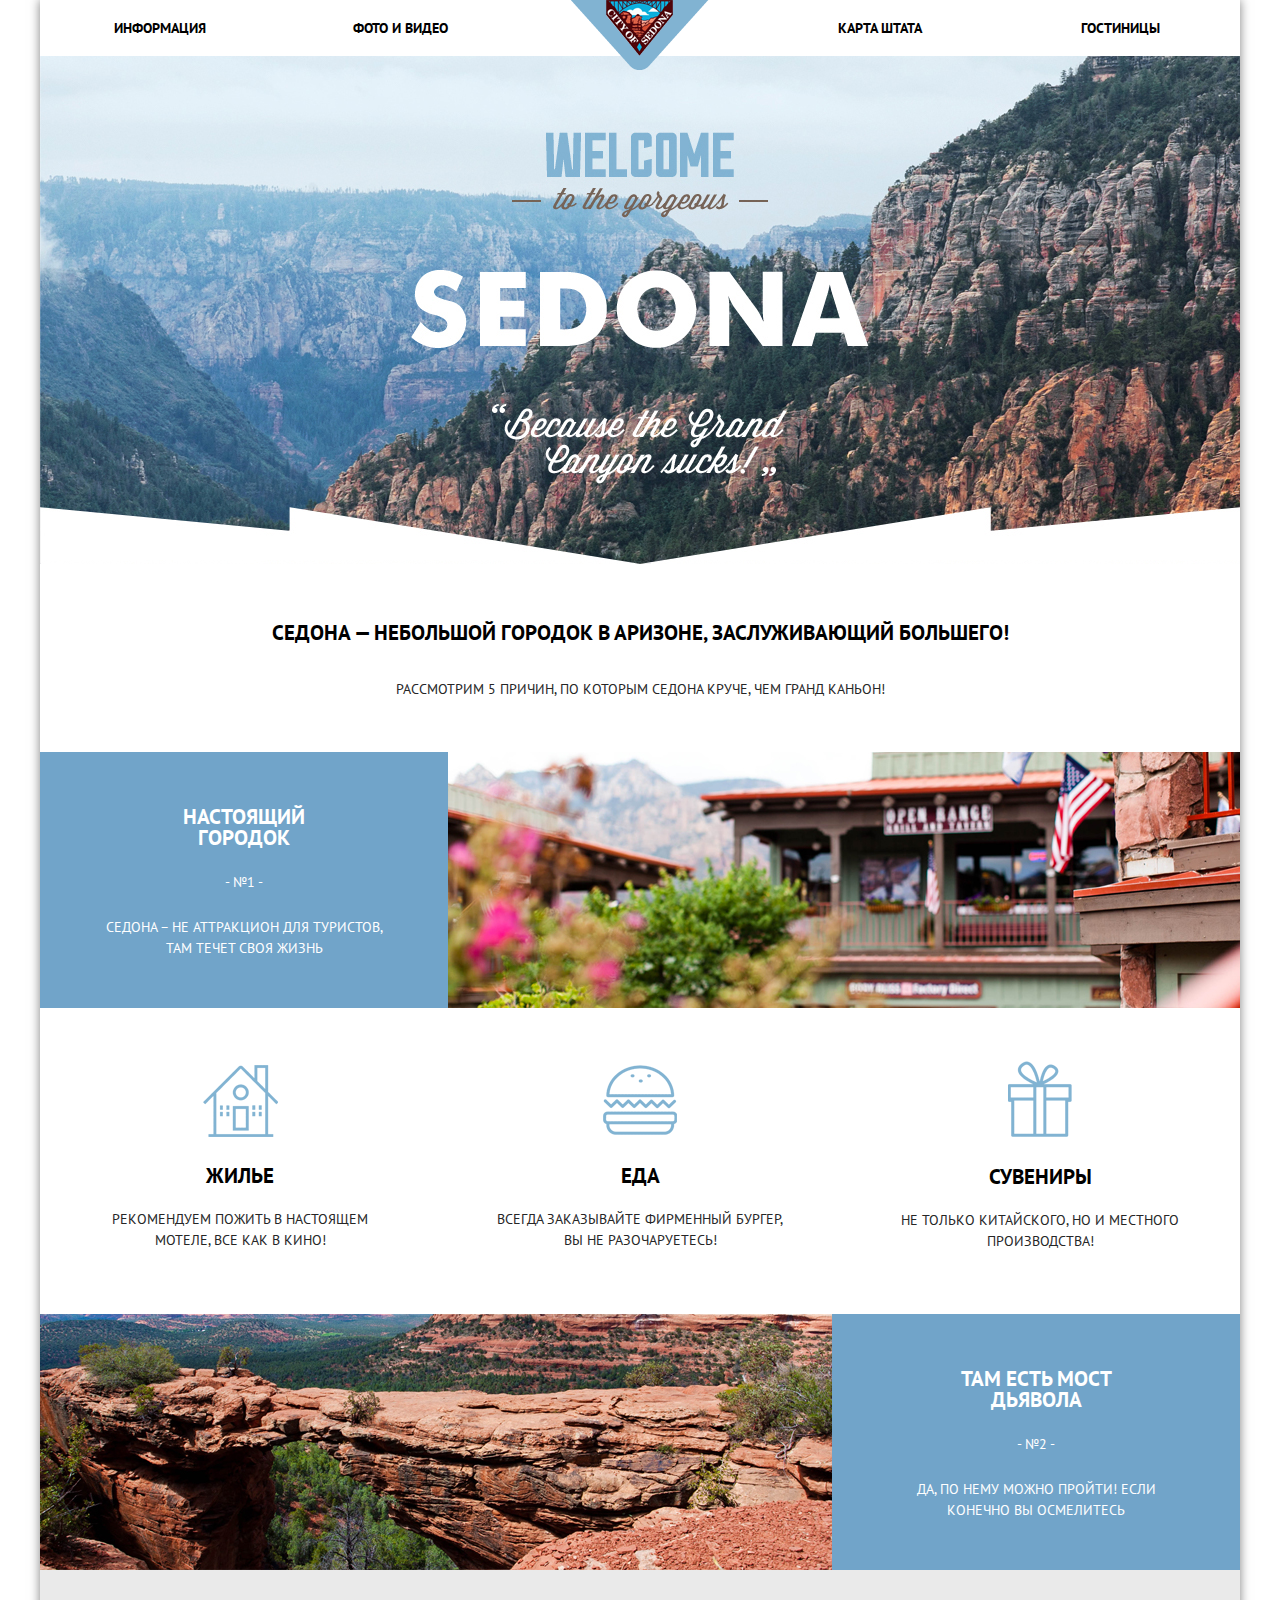
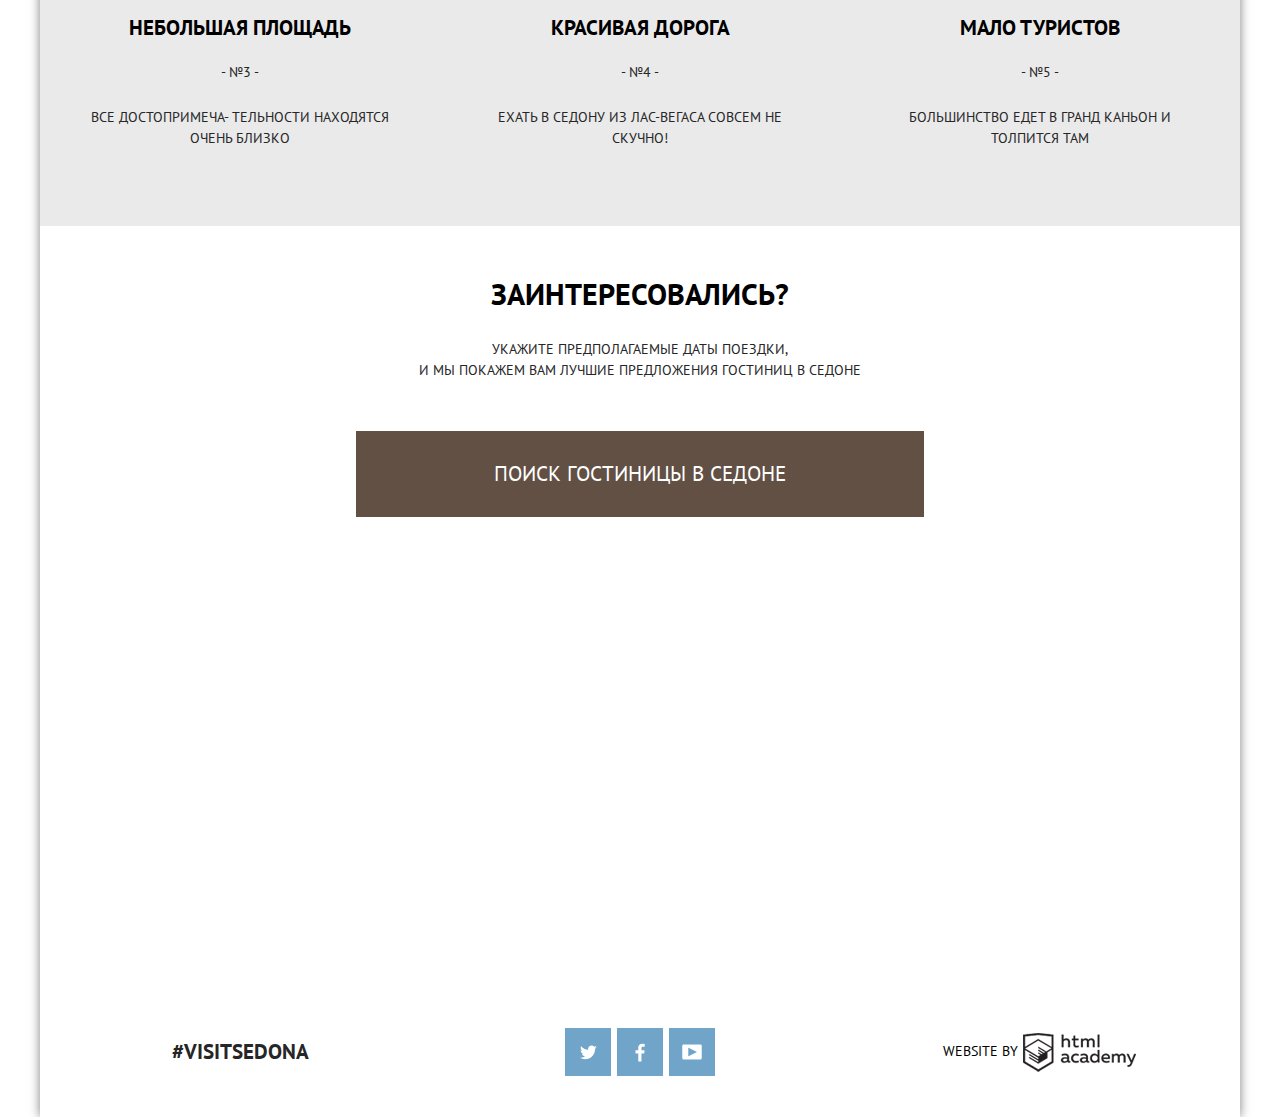
<file: index.html>
<!DOCTYPE html>
<html lang="ru">

<head>
    <meta charset="utf-8">
    <title>HTML Academy: Седона</title>
    <link href="https://fonts.googleapis.com/css?family=PT+Sans:400,700&amp;subset=cyrillic" rel="stylesheet">
    <link href="css/style.css" rel="stylesheet">
    <link href="css/normalize.min.css" rel="stylesheet">
</head>

<body class="container index_page clearfix">
    <header class="main_header clearfix">
        <div>
            <div class="logo">
                <img src="img/logo.png" width="138" height="70" alt="logo">
            </div>
            <div class="menu">
                <ul>
                    <li class="left_menu">
                        <a href="#">Информация</a>
                    </li>
                    <li class="left_menu">
                        <a href="#">Фото и видео</a>
                    </li>
                    <li class="right_menu">
                        <a href="catalog.html">Гостиницы</a>
                    </li>
                    <li class="right_menu">
                        <a href="#">Карта штата</a>
                    </li>
                </ul>
            </div>
        </div>
    </header>
    <main class="clearfix">
        <div class="intro">
            <img src="img/intro.jpg" width="768" height="512" alt="intro">
        </div>
        <div class="intro_text">
            <h1>Седона — небольшой городок в Аризоне, заслуживающий большего!</h1>
            <p>Рассмотрим 5 причин, по которым Седона круче, чем Гранд Каньон!</p>
        </div>
        <section class="reason reason_town clearfix">
            <div class="reason_desc">
                <h2>Настоящий городок</h2>
                <p>- №1 -</p>
                <p>Седона – не аттракцион для туристов, там течет своя жизнь</p>
            </div>
            <div class="town_img">
            </div>
        </section>
        <section class="features clearfix">
            <div class="features_item features_item1">
                <h2>Жилье</h2>
                <p>Рекомендуем пожить в настоящем мотеле, все как в кино!</p>
            </div>
            <div class="features_item features_item2">
                <h2>Еда</h2>
                <p>Всегда заказывайте фирменный бургер, вы не разочаруетесь!</p>
            </div>
            <div class="features_item features_item3">
                <h2>Сувениры</h2>
                <p>Не только китайского, но и местного производства!</p>
            </div>
        </section>
        <section class="reason reason_bridge clearfix">
            <div class="reason_desc">
                <h2>Там есть мост дьявола</h2>
                <p>- №2 -</p>
                <p>Да, по нему можно пройти! Если конечно вы осмелитесь</p>
            </div>
            <div class="bridge_pic"></div>
        </section>
        <div class="last_reasons_block clearfix">
            <div class="last-reasons reason_size">
                <h2>Небольшая площадь</h2>
                <p>- №3 -</p>
                <p>Все достопримеча- тельности находятся очень близко</p>
            </div>
            <div class="last-reasons reason_road">
                <h2>Красивая дорога</h2>
                <p>- №4 -</p>
                <p>Ехать в Седону из Лас-Вегаса совсем не скучно!</p>
            </div>
            <div class="last-reasons reason_tourists">
                <h2>Мало туристов</h2>
                <p>- №5 -</p>
                <p>Большинство едет в гранд каньон и толпится там</p>
            </div>
        </div>
        <section class="booking clearfix">
            <h2>Заинтересовались?</h2>
            <p>Укажите предполагаемые даты поездки,<br> и мы покажем вам лучшие предложения гостиниц в Cедоне</p>
            <button class="hotel_search_button" type="button">
                Поиск гостиницы в Седоне
            </button>
            <form class="hotel_search_form" action="#">
                <div class="check_in_date">
                    <label>
                    Дата заезда:
                    <input type="text" value="24 апреля 2016">
                    </label>
                    <button class="calendar" type="button"></button>
                </div>
                <div class="check_out_date">
                    <label>
                    Дата выезда:
                    <input type="text" value="4 июля 2016">
                    </label>
                    <button class="calendar" type="button"></button>
                </div>
                <div class="adults">
                    <label>
                    Взрослые:
                    <input type="text" value="2">
                    </label>
                    <button class="minus" type="button"></button>
                    <button class="plus" type="button"></button>
                </div>
                <div class="children">
                    <label>
                    Дети:
                    <input type="text" value="0">
                    </label>
                    <button class="minus" type="button"></button>
                    <button class="plus" type="button"></button>
                </div>
                <button class="hotel_search_commit" type=button>Найти </button>
            </form>
        </section>
        <div class="map">
            <iframe src="https://www.google.com/maps/embed?pb=!1m18!1m12!1m3!1d421870.5958564231!2d-112.165395359477!3d34.87888896754432!2m3!1f0!2f0!3f0!3m2!1i1024!2i768!4f13.1!3m3!1m2!1s0x872da132f942b00d%3A0x5548c523fa6c8efd!2z0KHQtdC00L7QvdCwLCDQkNGA0LjQt9C-0L3QsCA4NjMzNiwg0KHQqNCQ!5e0!3m2!1sru!2sru!4v1482347816581" width="100%" height="594" frameborder="0" style="border:0" allowfullscreen></iframe>
        </div>
    </main>
    <footer>
        <div class="main_footer">
            <div class="footer_hashtag">
                #visitsedona
            </div>
            <section class="footer_social">
                <a class="social_btn social_btn_twitter" href="#">Twitter</a>
                <a class="social_btn social_btn_fb" href="#">Facebook</a>
                <a class="social_btn social_btn_youtube" href="#">Youtube</a>
            </section>
            <section class="footer_copyright">
                <a href="#">
                    Website by
                    <span class="footer_htmlacademy">htmlacademy</span>
                </a>
            </section>
        </div>
    </footer>
    <script src="js/script.js">
    </script>
</body>

</html>
</file>
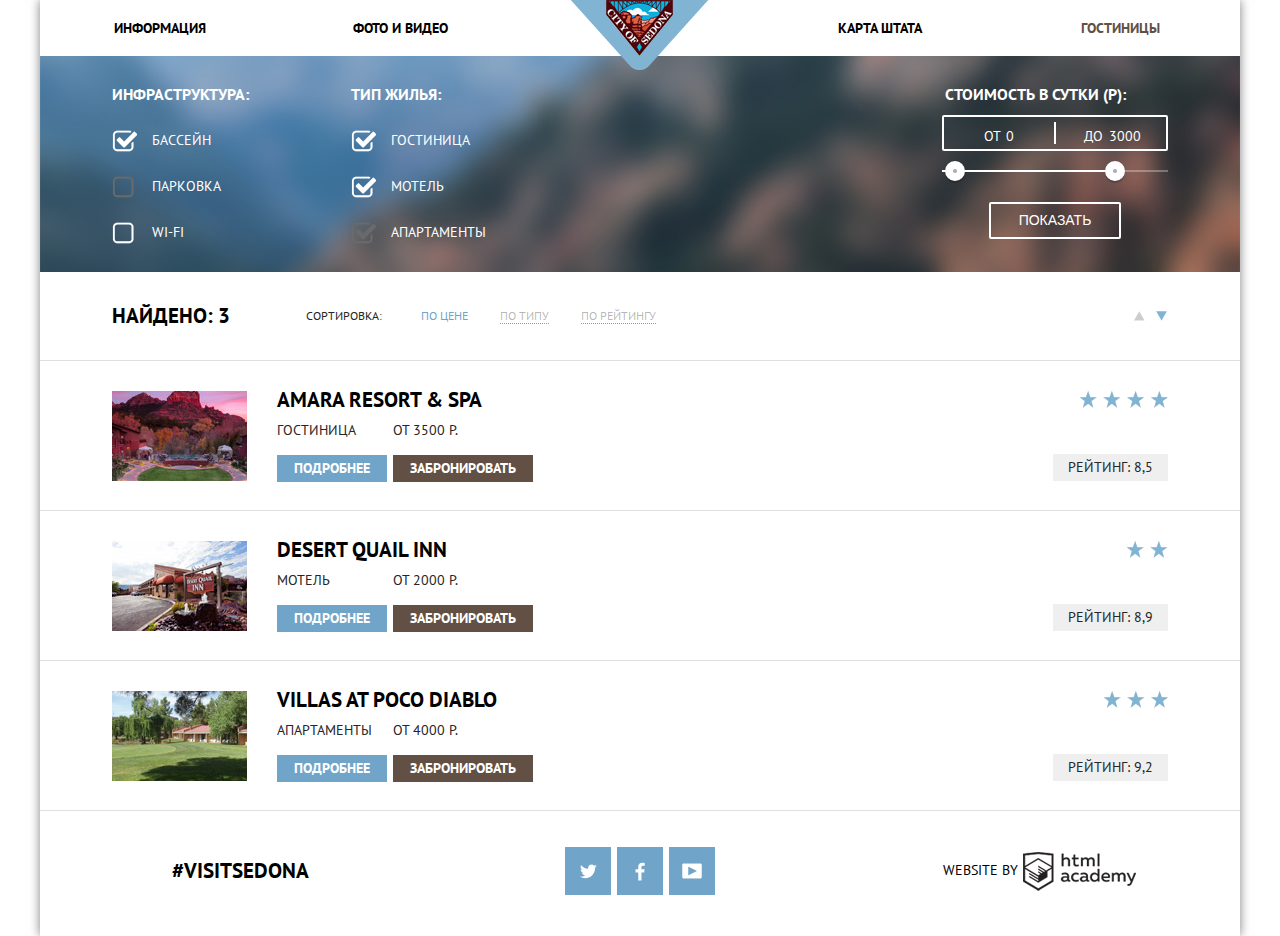
<file: catalog.html>
<!DOCTYPE html>
<html lang="ru">

<head>
    <meta charset="utf-8">
    <title>HTML Academy: Седона</title>
    <link href="https://fonts.googleapis.com/css?family=PT+Sans:400,700&amp;subset=cyrillic" rel="stylesheet">
    <link href="css/normalize.min.css" rel="stylesheet">
    <link href="css/style.css" rel="stylesheet">
</head>

<body class="container clearfix">
    <header>
        <div class="main_header">
            <div class="logo">
                <a href="index.html">
                    <img src="img/logo.png" width="138" height="70" alt="logo">
                </a>
            </div>
            <div class="menu">
                <ul class="clearfix">
                    <li class="left_menu">
                        <a href="#">Информация</a>
                    </li>
                    <li class="left_menu">
                        <a href="#">Фото и видео</a>
                    </li>
                    <li class="right_menu">
                        <a class="active" href="#">Гостиницы</a>
                    </li>
                    <li class="right_menu">
                        <a href="#">Карта штата</a>
                    </li>
                </ul>
            </div>
        </div>
    </header>
    <main>
        <section class="filters_main">
            <form action="#" method="post">
                <section class="filters infrastructure">
                    <h2>Инфраструктура:</h2>
                    <ul class="filters_list">
                        <li>
                            <label class="checkbox">
                        <input type="checkbox" name="pool"
                        value="pool" checked>
                        <span class="checkbox_indicator"></span>
                        Бассейн
                    </label>
                        </li>
                        <li>
                            <label class="checkbox">
                        <input type="checkbox" name="parking"
                        value="parking" disabled>
                        <span class="checkbox_indicator"></span> Парковка
                    </label>
                        </li>
                        <li>
                            <label class="checkbox">
                        <input type="checkbox" name="wifi"
                        value="wifi" >
                         <span class="checkbox_indicator"></span>
                         Wi-Fi
                    </label>
                        </li>
                    </ul>
                </section>
                <section class="filters housing_type">
                    <h2>Тип жилья:</h2>
                    <ul class="filters_list">
                        <li>
                            <label class="checkbox">
                        <input type="checkbox" name="hotel"
                        value="hotel" checked> 
                        <span class="checkbox_indicator"></span>
                        Гостиница
                    </label>
                        </li>
                        <li>
                            <label class="checkbox">
                        <input type="checkbox" name="motel"
                        value="motel" checked >
                        <span class="checkbox_indicator"></span> Мотель
                    </label>
                        </li>
                        <li>
                            <label class="checkbox">
                        <input type="checkbox" name="apartments"
                        value="apartments" checked disabled>
                        <span class="checkbox_indicator"></span>
                          Апартаменты
                    </label>
                        </li>
                    </ul>
                </section>
                <section class="filters price_per_day">
                    <h2>Стоимость в сутки (Р):</h2>
                    <div class="price_controls">
                        <label class="min_price">
                От <input type=text value="0">
                </label>
                        <label class="max_price">
                До <input type=text value="3000">
                </label>
                    </div>
                    <div class="range_controls">
                        <div class="scale">
                            <div class="bar"></div>
                        </div>
                        <div class="range_toggle range_toggle_min"></div>
                        <div class="range_toggle range_toggle_max"></div>
                    </div>
                    <div class="button_filters">
                        <input type="submit" value="Показать">
                    </div>
                </section>
            </form>
        </section>
        <section class="results_bar">
            <h2 class="results">Найдено: 3</h2>
            <p>Сортировка:</p>
            <ul class="results">
                <li class="results">
                    <p>По цене</p>
                </li>
                <li class="results">
                    <a href="#">По типу</a>
                </li>
                <li class="results">
                    <a href="#">По рейтингу</a>
                </li>
            </ul>
            <div class="results arrow_buttons">
                <button class="results arrow_up" type=button value="arrow_up"></button>
                <button class="results arrow_down" type=button value="arrow_down"></button>
            </div>
        </section>
        <article class="hotel clearfix">
            <img src="img/hotel_1.jpg" width="135" height="90" alt="Hotel_1">
            <div class="hotel_info">
                <h2>Amara Resort & Spa</h2>
                <div class="book_left">
                    <p>Гостиница</p>
                    <a class="hotel_info_button button_more clearfix" href="#">Подробнее</a>
                </div>
                <div class="book_right">
                    <p>От 3500 р.</p>
                    <a class="hotel_info_button button_book clearfix" href="#">Забронировать</a>
                </div>
            </div>
            <div class="rating_summary">
                <div class="stars four_stars">Звезды</div>
                <div class="hotel_rating">Рейтинг: 8,5
                </div>
            </div>
        </article>
        <article class="hotel clearfix">
            <img src="img/hotel_2.jpg" width="135" height="90" alt="Hotel_2">
            <div class="hotel_info">
                <h2>Desert Quail Inn</h2>
                <div class="book_left">
                    <p>Мотель</p>
                    <a class="hotel_info_button button_more clearfix" href="#">Подробнее</a>
                </div>
                <div class="book_right">
                    <p>От 2000 р.</p>
                    <a class="hotel_info_button button_book clearfix" href="#">Забронировать</a>
                </div>
            </div>
            <div class="rating_summary">
                <div class="stars two_stars">Звезды</div>
                <div class="hotel_rating">Рейтинг: 8,9
                </div>
            </div>
        </article>
        <article class="hotel clearfix">
            <img src="img/hotel_3.jpg" width="135" height="90" alt="Hotel_3">
            <div class="hotel_info">
                <h2>Villas At Poco Diablo</h2>
                <div class="book_left">
                    <p>Апартаменты</p>
                    <a class="hotel_info_button button_more clearfix" href="#">Подробнее</a>
                </div>
                <div class="book_right">
                    <p>От 4000 р.</p>
                    <a class="hotel_info_button button_book clearfix" href="#">Забронировать</a>
                </div>
            </div>
            <div class="rating_summary">
                <div class="stars three_stars">Звезды</div>
                <div class="hotel_rating">Рейтинг: 9,2
                </div>
            </div>
        </article>
    </main>
    <footer>
        <div class="main_footer">
            <div class="footer_hashtag">
                <a href="#">#visitsedona</a>
            </div>
            <section class="footer_social">
                <a class="social_btn social_btn_twitter" href="#">Twitter</a>
                <a class="social_btn social_btn_fb" href="#">Facebook</a>
                <a class="social_btn social_btn_youtube" href="#">Youtube</a>
            </section>
            <section class="footer_copyright">
                <a href="#">
                    Website by
                    <span class="footer_htmlacademy">htmlacademy</span>
                </a>
            </section>
        </div>
    </footer>
</body>

</html>
</file>
<file: css/style.css>
body {
    font-family: 'PT Sans', Helvetica, Arial, sans-serif;
    font-size: 14px;
    font-weight: normal;
    line-height: 21px;
    text-transform: uppercase;
    color: #262626;
}

h1 {
    font-size: 21px;
    font-weight: bold;
    line-height: 26px;
    color: black;
}

h2 {
    font-size: 21px;
    font-weight: bold;
    line-height: 21px;
    color: black;
}

.container {
    min-width: 768px;
    max-width: 1200px;
    width: 100%;
    margin: 0 auto;
    box-shadow: 0 0 10px rgba(0, 0, 0, 0.5);
}

.main_header {
    position: relative;
    min-height: 56px;
    background-color: white;
}

.logo {
    position: absolute;
    left: 50%;
    transform: translateX(-50%);
}

.menu ul {
    margin: 0;
    padding: 0;
}

.left_menu {
    float: left;
    width: 20%;
    text-align: center;
}

.right_menu {
    float: right;
    width: 20%;
    text-align: center;
}

.right_menu .active {
    color: #625045;
}

.right_menu .active:hover {
    color: #4d3d33;
}

.right_menu .active:active {
    color: #ccc5c1;
}

.menu li {
    display: inline-block;
    padding: 15px 0;
}

.menu li a {
    font-size: 14px;
    font-weight: bold;
    line-height: 26px;
    text-decoration: none;
    color: black;
}

.menu li a:hover {
    color: #71a4c9;
}

.menu li a:active {
    color: #a3a3a3;
}

.active {
    color: #625045;
}

.intro img {
    width: 100%;
    height: 100%;
}

.intro_text {
    padding: 50px 0;
    text-align: center;
}

.intro_text h1 {
    font-size: 21px;
    line-height: 26px;
    margin: 0;
    padding: 0 163px;
}

.intro_text p {
    line-height: 26px;
    margin: 0;
    margin-top: 30px;
}

.clearfix::after {
    display: table;
    clear: both;
    content: '';
}

.reason {
    width: 100%;
}

.reason_town .reason_desc {
    float: left;
}

.town_img {
    float: left;
    background: url(../img/reason_1.jpg) no-repeat center;
    min-height: 256px;
    width: 66%;
    font-size: 0px;
}

.reason_desc {
    width: 34%;
    height: 256px;
    text-align: center;
    background-color: #71a4c9;
}

.reason_desc h2 {
    font-size: 21px;
    font-weight: bold;
    line-height: 21px;
    margin: 0;
    padding: 0 25%;
    padding-top: 54px;
    color: white;
}

.reason_desc p {
    font-size: 14px;
    line-height: 21px;
    margin: 0;
    padding-top: 24px;
    color: white;
}

.reason_desc p:nth-child(3) {
    padding: 0 14%;
    padding-top: 24px;
    padding-bottom: 54px;
}

.features {
    text-align: center;
}

.features_item {
    width: 33.33%;
    width: calc(100% / 3);
    margin-top: 57px;
}

.features_item p {
    margin-top: 23px;
    margin-bottom: 0;
    padding: 0 49px;
}

.features_item h2 {
    margin-top: 100px;
}

.features_item1 {
    float: left;
    background: url('../img/house.png') no-repeat center;
    background-position: top;
}

.features_item2 {
    float: left;
    background: url('../img/burger.png') no-repeat center;
    background-position: top;
}

.features_item3 {
    float: right;
    margin-top: 53px;
    background: url('../img/gift.png') no-repeat center;
    background-position: top;
}

.features_item3 h2 {
    margin-top: 105px;
}

.features_item3 p {
    padding: 0 40px;
}

.reason_bridge {
    margin-top: 62px;
}

.bridge_pic {
    float: left;
    background: url(../img/reason_2.jpg) no-repeat center;
    width: 66%;
    height: 256px;
}

.reason_bridge .reason_desc {
    float: right;
    width: 34%;
    text-align: center;
}

.last-reasons {
    text-align: center;
    background-color: #eaeaea;
    width: 33.33%;
    width: calc(100% / 3);
}

.last-reasons h2 {
    font-size: 21px;
    font-weight: bold;
    line-height: 21px;
    margin: 0;
    padding: 0 49px;
    padding-top: 47px;
}

.last-reasons p {
    font-size: 14px;
    line-height: 21px;
    margin: 0;
    padding: 0 49px;
    padding-top: 24px;
}

.reason_size {
    float: left;
    height: 256px;
    text-align: center;
}

.reason_road {
    float: left;
    height: 256px;
    text-align: center;
}

.reason_road p {
    padding: 0 55px;
    padding-top: 24px;
}

.reason_tourists {
    float: right;
    height: 256px;
    text-align: center;
}

.booking {
    margin-top: 56px;
    text-align: center;
}

.booking h2 {
    font-size: 30px;
    line-height: 24px;
    margin: 0;
    margin-bottom: 33px;
}

.hotel_search_button {
    font-family: inherit;
    font-size: 21px;
    line-height: 26px;
    width: 568px;
    height: 86px;
    margin-top: 36px;
    text-transform: inherit;
    color: white;
    border: 0;
    background-color: #625045;
}

.hotel_search_form {
    display: none;
    font-weight: bold;
    position: absolute;
    left: 50%;
    transform: translateX(-50%);
    width: 569px;
    margin: 0px auto;
    padding: 56px 0;
    background-color: white;
    box-shadow: 0 0 10px rgba(0, 0, 0, .5);
}

.hotel_search_form_show {
    display: block;
}

.hotel_search_commit {
    font-family: inherit;
    font-size: 21px;
    line-height: 26px;
    width: 459px;
    height: 58px;
    margin-top: 54px;
    text-transform: inherit;
    color: white;
    border: 0;
    outline: none;
    background-color: #71a4c9;
}

.hotel_search_commit:hover {
    background-color: #578db4;
}

.hotel_search_commit:active {
    color: #6a9ec1;
    background-color: #4784b1;
}

.hotel_search_form input {
    font: inherit;
    font-weight: bold;
    width: 333px;
    height: 33px;
    margin-bottom: 26px;
    padding-left: 12px;
    text-transform: uppercase;
    border: 0;
    border: solid 2px #efefef;
    outline: none;
    background-color: #efefef;
}

.hotel_search_form input:hover {
    border: solid 2px #e6e6e6;
    background-color: #e6e6e6;
}

.hotel_search_form input:focus {
    border: solid 2px #dfdfdf;
    background-color: #fff;
}

.check_in_date label {
    margin-left: 0;
}

.check_in_date input {
    position: relative;
    margin-left: 20px;
    outline: none;
}

.calendar {
    font-size: 0;
    position: absolute;
    top: 65px;
    left: 482px;
    width: 22px;
    height: 22px;
    cursor: pointer;
    border: 0;
    background: url(../img/calendar.png) no-repeat center;
}

.calendar:hover {
    background: url(../img/calendar_hover.png) no-repeat center;
}

.calendar:active {
    background: url(../img/calendar_down.png) no-repeat center;
}

.check_out_date label {
    margin-left: 0;
}

.check_out_date input {
    position: relative;
    margin-bottom: 32px;
    margin-left: 17px;
}

.check_out_date .calendar {
    font-size: 0;
    position: absolute;
    top: 130px;
    left: 482px;
    width: 22px;
    height: 22px;
    cursor: pointer;
    border: 0;
    background: url(../img/calendar.png) no-repeat center;
}

.check_out_date .calendar:hover {
    background: url(../img/calendar_hover.png) no-repeat center;
}

.check_out_date .calendar:active {
    background: url(../img/calendar_down.png) no-repeat center;
}

.adults {
    display: inline-block;
    vertical-align: top;
}

.children {
    display: inline-block;
    margin-left: 48px;
    vertical-align: top;
}

.adults input {
    position: relative;
    width: 114px;
    margin: 0;
    margin-left: 35px;
    padding: 0;
    text-align: center;
    outline: none;
}

.minus {
    font-size: 0;
    position: absolute;
    top: 198px;
    left: 170px;
    width: 22px;
    height: 22px;
    cursor: pointer;
    border: 0;
    outline: none;
    background-color: transparent;
}

.plus {
    font-size: 0;
    position: absolute;
    top: 198px;
    left: 245px;
    width: 22px;
    height: 22px;
    cursor: pointer;
    border: 0;
    outline: none;
    background-color: transparent;
}

.minus::before {
    position: absolute;
    width: 11px;
    height: 3px;
    content: '';
    background-color: #999;
}

.plus::before,
.plus::after {
    position: absolute;
    width: 11px;
    height: 3px;
    content: '';
    background-color: #999;
}

.plus::before {
    transform: rotate(90deg);
}

.children input {
    position: relative;
    width: 114px;
    margin: 0;
    margin-left: 22px;
    padding: 0;
    text-align: center;
}

.children .minus {
    font-size: 0;
    position: absolute;
    top: 198px;
    left: 403px;
    width: 22px;
    height: 22px;
    cursor: pointer;
    border: 0;
    background-color: transparent;
}

.children .plus {
    font-size: 0;
    position: absolute;
    top: 198px;
    left: 480px;
    width: 22px;
    height: 22px;
    cursor: pointer;
    border: 0;
    background-color: transparent;
}

.children .minus::before {
    position: absolute;
    width: 11px;
    height: 3px;
    content: '';
    background-color: #999;
}

.children .plus::before,
.children .plus::after {
    position: absolute;
    width: 11px;
    height: 3px;
    content: '';
    background-color: #999;
}

.children .plus::before {
    transform: rotate(90deg);
}

.minus:hover::before {
    background-color: black;
}

.minus:active::before {
    background-color: #71a4c9;
}

.plus:hover::before,
.plus:hover::after {
    background-color: black;
}

.plus:active::before,
.plus:active::after {
    background-color: #71a4c9;
}

.map {
    width: 100%;
}

footer {
    position: relative;
}

.main_footer {
    right: 0;
    left: 0;
    background-color: rgba(255, 255, 255, .9);
}

.index_page .main_footer {
    position: absolute;
    bottom: 0;
}

.footer_hashtag {
    font-size: 21px;
    font-weight: bold;
    float: left;
    margin: 49px 0px;
    margin-bottom: 55px;
    width: 33.33%;
    width: calc(100% / 3);
    text-align: center;
}

.footer_hashtag a {
    margin: 0;
    text-decoration: none;
    color: black;
}

.social_btn {
    font-size: 0;
    display: inline-block;
    width: 46px;
    height: 48px;
    margin-right: 6px;
    vertical-align: top;
    background-color: #71a4c9;
}

.social_btn:last-child {
    margin-right: 0;
}

.social_btn_twitter {
    background: url(../img/twitter.png) no-repeat center;
    background-color: #71a4c9;
}

.social_btn_fb {
    background: url(../img/facebook.png) no-repeat center;
    background-color: #71a4c9;
}

.social_btn_youtube {
    background: url(../img/youtube.png) no-repeat center;
    background-color: #71a4c9;
}

.social_btn_twitter:hover {
    background-color: #578db4;
}

.social_btn_fb:hover {
    background-color: #578db4;
}

.social_btn_youtube:hover {
    background-color: #578db4;
}

.social_btn_twitter:active {
    background: url(../img/twi_down.png) no-repeat center;
    background-color: #4784b1;
}

.social_btn_fb:active {
    background: url(../img/fb_down.png) no-repeat center;
    background-color: #4784b1;
}

.social_btn_youtube:active {
    background: url(../img/youtube_down.png) no-repeat center;
    background-color: #4784b1;
}

.footer_social {
    font-size: 0;
    float: left;
    margin: 36px 0px;
    width: 33.33%;
    width: calc(100% / 3);
    text-align: center;
}

.footer_copyright {
    float: right;
    margin: 40px 0px;
    width: 33.33%;
    width: calc(100% / 3);
    text-align: center;
}

.footer_copyright a {
    font: inherit;
    font-size: 14px;
    line-height: 26px;
    top: 8px;
    text-decoration: none;
    color: black;
}

.footer_htmlacademy {
    font-size: 0;
    display: inline-block;
    width: 115px;
    height: 40px;
    vertical-align: middle;
    background: url(../img/htmlacademy.png) no-repeat center;
}

.footer_htmlacademy:hover {
    background: url(../img/logo_hover.png) no-repeat;
}

.footer_htmlacademy:active {
    background: url(../img/logo_down.png) no-repeat;
}

.filters_main {
    padding-bottom: 15px;
    color: white;
    background: url(../img/blurred_intro.jpg);
    background-position: 50% 25%;
}

.filters {
    display: inline-block;
    margin: 0;
    padding-top: 15px;
    vertical-align: top;
}

.filters_list {
    padding: 0;
}

.filters_list li {
    margin-top: 25px;
    list-style-type: none;
    text-align: left;
}

.filters h2 {
    font-size: 16px;
    line-height: 21px;
    color: white;
}

.infrastructure {
    display: inline-block;
    margin: 0 6%;
    margin-right: 52px;
}

.housing_type {
    margin: 0 46px;
}

.price_per_day {
    float: right;
    margin-right: 6%;
}

.price_per_day h2 {
    margin-bottom: 10px;
    padding-left: 3px;
}

.price_controls {
    font-size: 0;
    position: relative;
    margin-bottom: 19px;
    border: 2px solid #fff;
    border-radius: 2px;
}

.price_controls::after {
    position: absolute;
    top: 50%;
    left: 50%;
    width: 2px;
    height: 22px;
    content: '';
    transform: translate(-50%, -50%);
    background: #fff;
}

.range_controls {
    position: relative;
    margin-bottom: 30px;
}

.range_controls .scale {
    height: 2px;
    background: rgba(255, 255, 255, .3);
}

.range_controls .bar {
    width: 80%;
    height: 2px;
    background: #fff;
}

.range_toggle {
    position: absolute;
    top: -9px;
    width: 4px;
    height: 4px;
    cursor: pointer;
    border: 8px solid #fff;
    border-radius: 50%;
    background: #ababab;
    box-shadow: 0 2px 1px 0 rgba(0, 1, 1, .2);
}

.range_toggle:hover {
    background: #1c4f80;
}

.range_toggle_min {
    left: 3px;
}

.range_toggle_max {
    left: 72%;
}

.price_controls label {
    font-size: 14px;
    line-height: 38px;
    display: inline-block;
    height: 32px;
    cursor: pointer;
    vertical-align: top;
}

.price_controls .min_price {
    width: 75px;
    padding-left: 40px;
}

.price_controls .max_price {
    padding-right: 15px;
    padding-left: 25px;
}

.price_controls input {
    font: inherit;
    width: 40px;
    height: 32px;
    margin: 0;
    color: inherit;
    border: none;
    outline: none;
    background: none;
}

.button_filters input {
    font-size: 14px;
    line-height: 21px;
    display: block;
    margin: 0 auto;
    padding: 6px 28px;
    cursor: pointer;
    text-transform: uppercase;
    color: #fff;
    border: 2px solid #fff;
    border-radius: 2px;
    background: transparent;
}

.button_filters input:hover {
    color: black;
    background-color: white;
}

.results_bar {
    min-height: 87px;
    border-bottom: 1px solid #dfdfdf;
    background-color: white;
}

.results_bar p {
    font-size: 12px;
    line-height: 18px;
    display: inline-block;
}

.results {
    display: inline-block;
    margin: 0 0;
    vertical-align: middle;
}

.results_bar h2 {
    font-size: 21px;
    line-height: 26px;
    margin: 31px 6%;
}

.results_bar ul {
    font-size: 12px;
    line-height: 18px;
    padding: 0;
}

.results_bar li {
    margin-right: 29px;
}

.results_bar li a {
    text-decoration: none;
    color: rgba(0, 0, 0, .3);
    border-bottom: dotted 1px #71a4c9;
}

.results_bar li a:hover {
    color: #71a4c9;
}

.results_bar li a:active {
    color: black;
    border: none;
}

.results_bar li:first-child {
    margin-left: 35px;
}

.results_bar li:last-child {
    margin-right: 0;
}

.arrow_buttons {
    float: right;
    width: 35px;
    margin-top: 32px;
    margin-right: 6%;
}

.results li {
    color: #71a4c9;
}

.arrow_up {
    width: 12px;
    height: 12px;
    margin-right: 6px;
    cursor: pointer;
    border: none;
    outline: none;
    background: url(../img/up.png) no-repeat center;
}

.arrow_up:hover {
    background: url(../img/hover-up.png) no-repeat center;
}

.arrow_down {
    width: 12px;
    height: 12px;
    cursor: pointer;
    border: none;
    outline: none;
    background: url(../img/active-down.png) no-repeat center;
}

.arrow_down:hover {
    background: url(../img/hover-down.png) no-repeat center;
}

.arrow_down:active {
    background: url(../img/active-down.png) no-repeat center;
}

.arrow_up:active {
    background: url(../img/active-up.png) no-repeat center;
}

.hotel {
    padding: 28px 6%;
    border-bottom: 1px solid #dfdfdf;
}

.hotel img {
    float: left;
    margin-top: 2px;
    margin-right: 30px;
}

.hotel_info {
    float: left;
}

.hotel_info h2 {
    margin: 0;
    cursor: pointer;
}

.hotel_info h2:hover {
    color: #71a4c9;
}

.hotel_info h2:active {
    color: #bebebe;
}

.hotel_info p {
    float: left;
    margin: 10px 0;
    margin-right: 36px;
    margin-bottom: 14px;
}

.hotels :last-child {
    margin-bottom: 5px;
}

.book_left {
    float: left;
    width: 110px;
    margin-right: 6px;
}

.book_right {
    float: left;
    width: 142px;
}

.button_more {
    float: left;
    margin-right: 6px;
    background-color: #71a4c9;
}

.button_more:hover {
    background-color: #578db4;
}

.button_more:active {
    color: #78a8c8;
    background-color: #4784b1;
}

.hotel_info_button {
    font-size: 14px;
    font-weight: bold;
    line-height: 21px;
    padding: 3px 17px;
    text-decoration: none;
    color: white;
}

.button_book {
    float: left;
    background-color: #625045;
}

.button_book:hover {
    background-color: #4d3d33;
}

.button_book:active {
    color: #71655e;
    background-color: #3e2f26;
}

.rating_summary {
    float: right;
}

.stars {
    font-size: 0;
}

.four_stars {
    background: url('../img/4-stars.png') no-repeat right;
}

.three_stars {
    background: url('../img/3-stars.png') no-repeat right;
}

.two_stars {
    background: url('../img/2-stars.png') no-repeat right;
}

.hotel_rating {
    margin-top: 44px;
    padding: 3px 15px;
    background-color: #efefef;
}

.checkbox {
    position: relative;
    padding-left: 40px;
    cursor: pointer;
}

.checkbox input[type='checkbox'] {
    display: none;
}

.checkbox input[type='checkbox']+.checkbox_indicator {
    position: absolute;
    left: 0;
    width: 25px;
    height: 22px;
    background: url('../img/unchecked.png') no-repeat;
}

.checkbox input[type='checkbox']:checked+.checkbox_indicator {
    position: absolute;
    left: 0;
    width: 25px;
    height: 22px;
    background: url('../img/checked.png') no-repeat;
}

.checkbox input[type='checkbox']:disabled+.checkbox_indicator {
    background: url('../img/disabled.png') no-repeat;
}

.checkbox input[type='checkbox']:checked:disabled+.checkbox_indicator {
    background: url('../img/disabled_checked.png') no-repeat;
}
</file>
